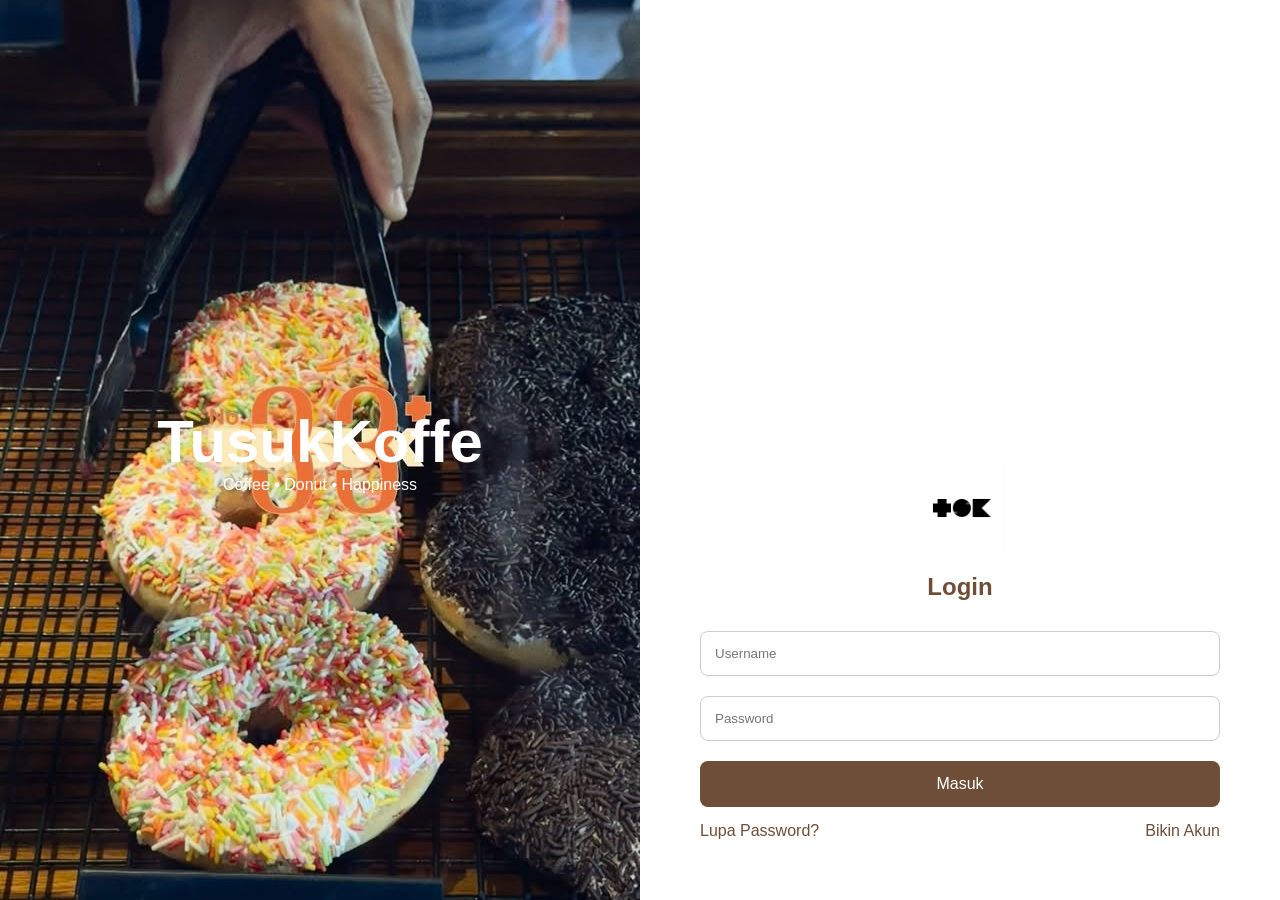
<file: index.html>
<!DOCTYPE html>
<html lang="id">
<head>
<meta charset="UTF-8">
<meta name="viewport" content="width=device-width, initial-scale=1.0">
<title>TusukKoffe Login</title>
<link rel="stylesheet" href="style.css">
</head>
<body>

<div class="login-container">

<div class="login-image">

<div class="overlay">
<h1>TusukKoffe</h1>
<p>Coffee • Donut • Happiness</p>
</div>

</div>

<div class="login-form">

<img src="logo.jpeg" class="logo">

<h2>Login</h2>

<input type="text" placeholder="Username">

<input type="password" placeholder="Password">

<a href="home.html" class="btn">Masuk</a>

<div class="links">
<a href="forgot.html">Lupa Password?</a>
<a href="register.html">Bikin Akun</a>
</div>

</div>

</div>

</body>
</html>
</file>
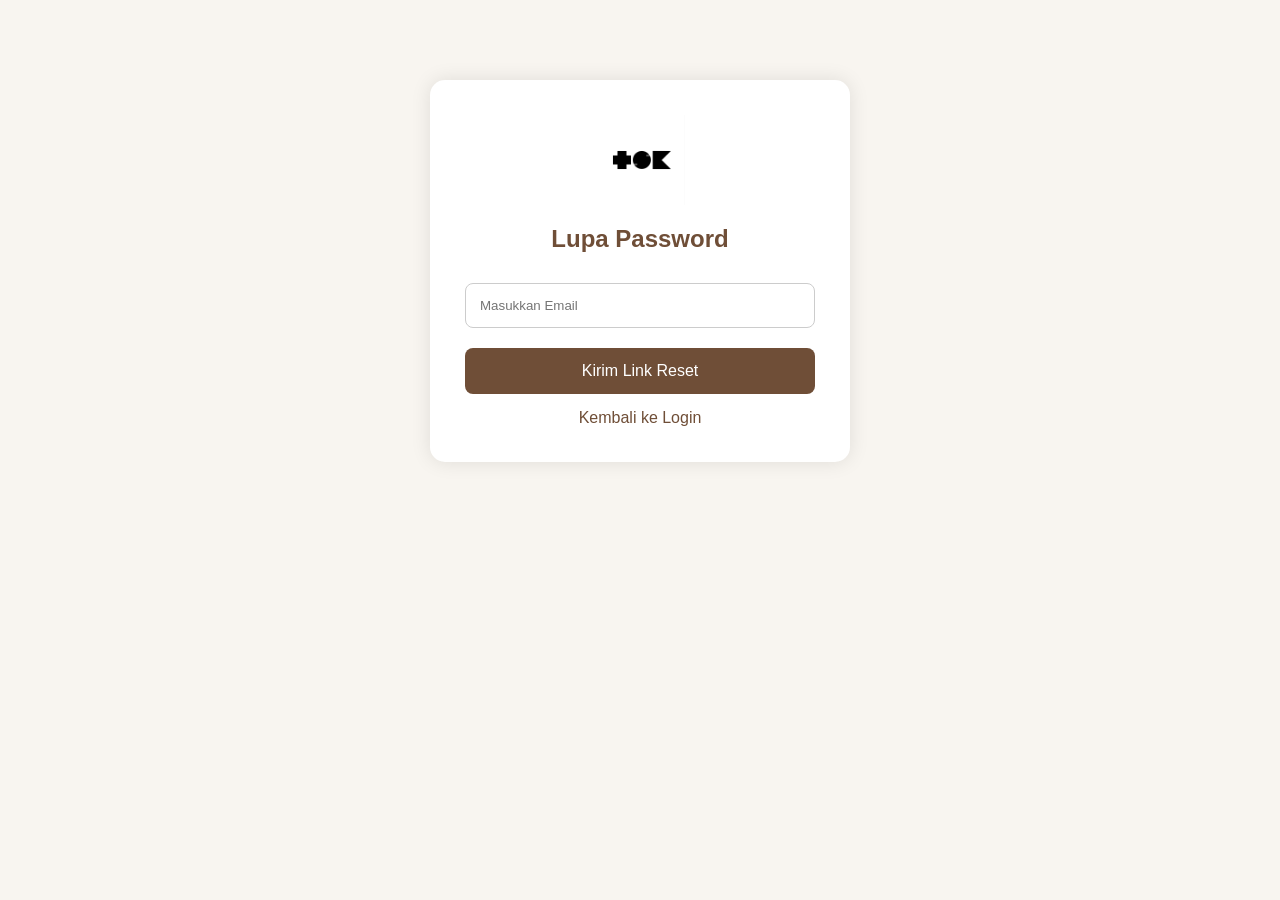
<file: forgot.html>
<!DOCTYPE html>
<html lang="id">
<head>
<meta charset="UTF-8">
<meta name="viewport" content="width=device-width, initial-scale=1.0">
<title>Lupa Password</title>
<link rel="stylesheet" href="style.css">
</head>
<body>

<div class="form-page">

<img src="logo.jpeg" class="logo">

<h2>Lupa Password</h2>

<input type="email" placeholder="Masukkan Email">

<a href="login.html" class="btn">
Kirim Link Reset
</a>

<a href="login.html" class="back">
Kembali ke Login
</a>

</div>

</body>
</html>
</file>
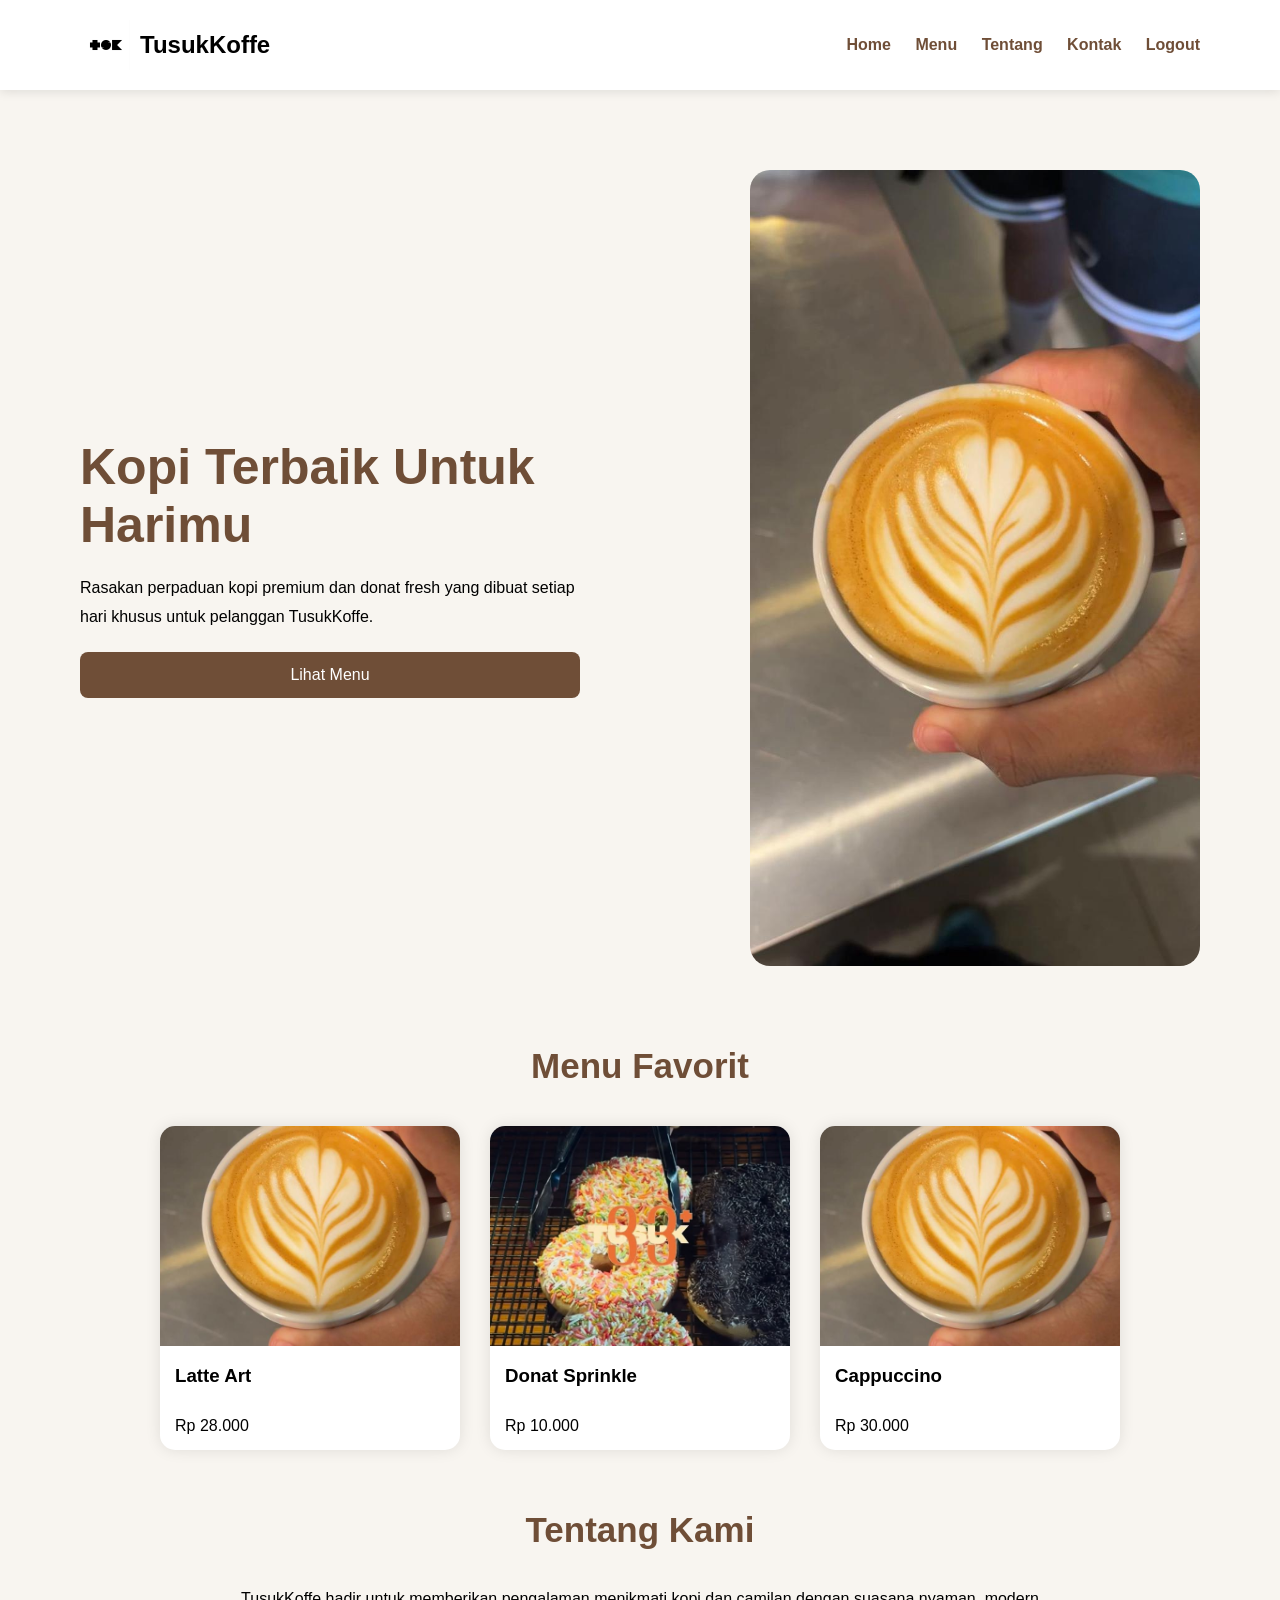
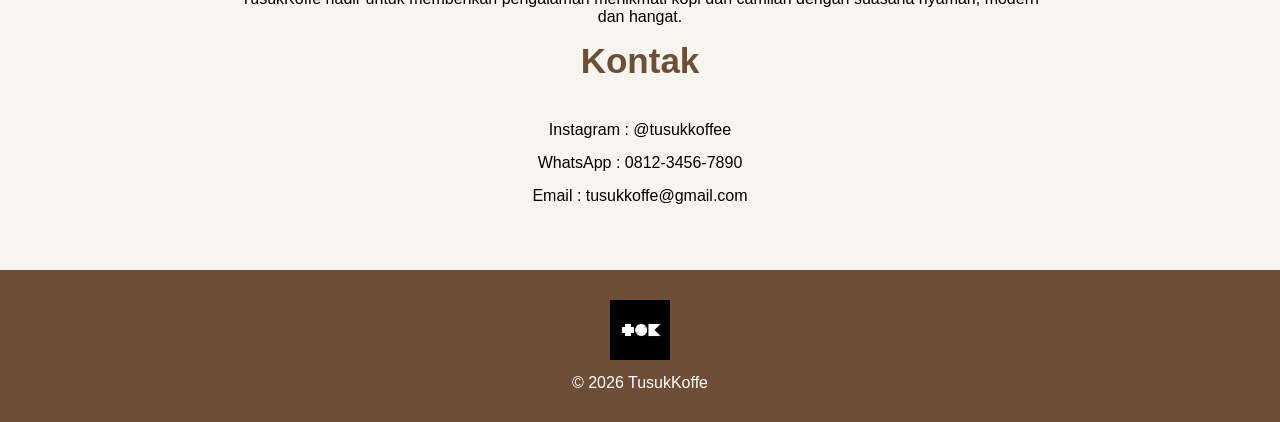
<file: home.html>
<!DOCTYPE html>
<html lang="id">
<head>
<meta charset="UTF-8">
<meta name="viewport" content="width=device-width, initial-scale=1.0">
<title>TusukKoffe</title>
<link rel="stylesheet" href="style.css">
</head>
<body>

<header>

<div class="brand">

<img src="logo.jpeg" class="nav-logo">

<h2>TusukKoffe</h2>

</div>

<nav>

<a href="#">Home</a>
<a href="#menu">Menu</a>
<a href="#about">Tentang</a>
<a href="#contact">Kontak</a>
<a href="login.html">Logout</a>

</nav>

</header>

<section class="hero">

<div class="hero-text">

<h1>Kopi Terbaik Untuk Harimu</h1>

<p>
Rasakan perpaduan kopi premium dan donat fresh
yang dibuat setiap hari khusus untuk pelanggan
TusukKoffe.
</p>

<a href="#menu" class="btn">
Lihat Menu
</a>

</div>

<img src="kopi.jpeg">

</section>

<section id="menu">

<h2 class="title">Menu Favorit</h2>

<div class="cards">

<div class="card">
<img src="kopi.jpeg">
<h3>Latte Art</h3>
<p>Rp 28.000</p>
</div>

<div class="card">
<img src="donat.jpg">
<h3>Donat Sprinkle</h3>
<p>Rp 10.000</p>
</div>

<div class="card">
<img src="kopi.jpeg">
<h3>Cappuccino</h3>
<p>Rp 30.000</p>
</div>

</div>

</section>

<section id="about">

<h2 class="title">Tentang Kami</h2>

<p class="about">
TusukKoffe hadir untuk memberikan pengalaman menikmati
kopi dan camilan dengan suasana nyaman, modern dan hangat.
</p>

</section>

<section id="contact">

<h2 class="title">Kontak</h2>

<p class="contact">Instagram : @tusukkoffee</p>
<p class="contact">WhatsApp : 0812-3456-7890</p>
<p class="contact">Email : tusukkoffe@gmail.com</p>

</section>

<footer>

<img src="logo.jpeg" class="footer-logo">

<p>© 2026 TusukKoffe</p>

</footer>

</body>
</html>
</file>
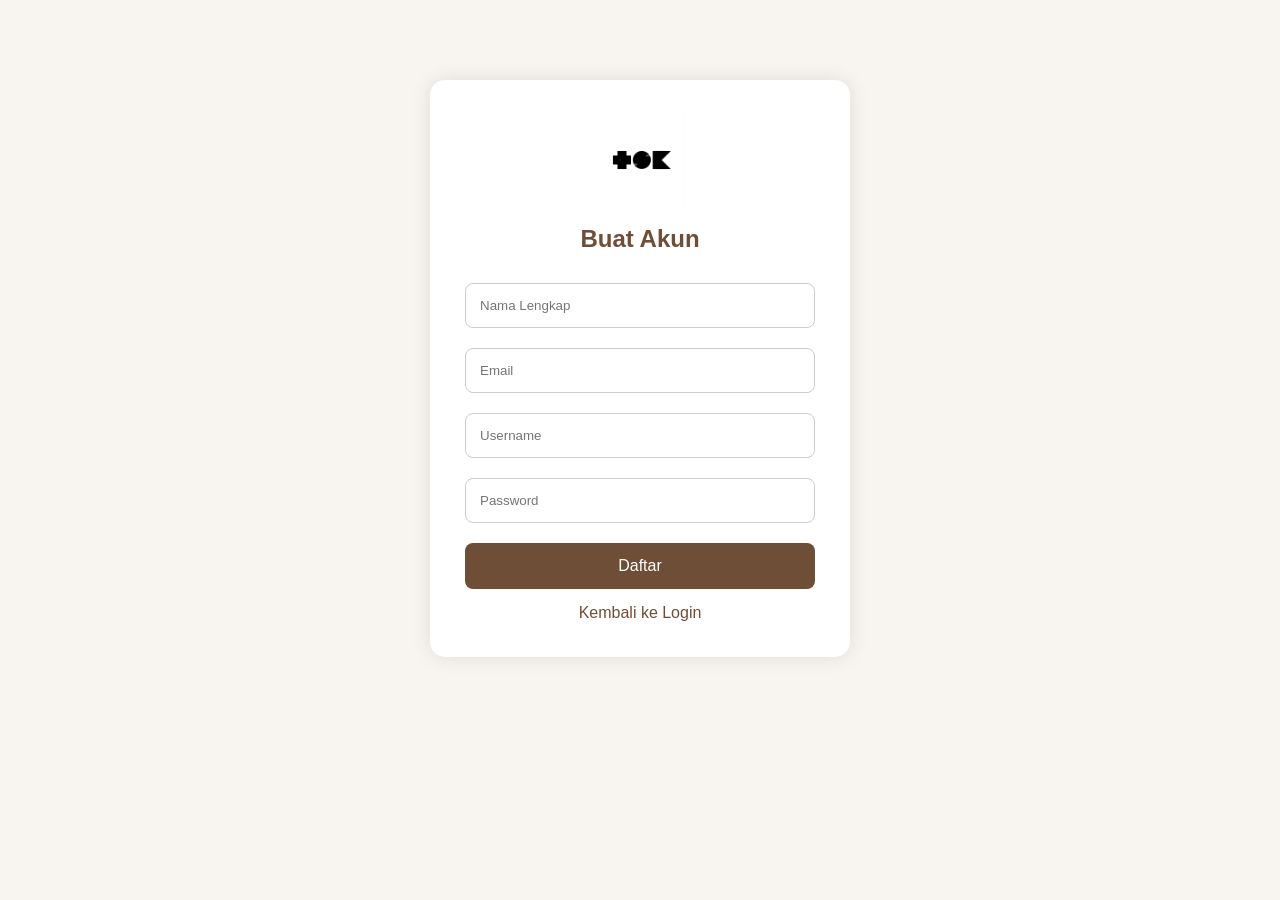
<file: register.html>
<!DOCTYPE html>
<html lang="id">
<head>
<meta charset="UTF-8">
<meta name="viewport" content="width=device-width, initial-scale=1.0">
<title>Daftar Akun</title>
<link rel="stylesheet" href="style.css">
</head>
<body>

<div class="form-page">

<img src="logo.jpeg" class="logo">

<h2>Buat Akun</h2>

<input type="text" placeholder="Nama Lengkap">

<input type="email" placeholder="Email">

<input type="text" placeholder="Username">

<input type="password" placeholder="Password">

<a href="login.html" class="btn">
Daftar
</a>

<a href="login.html" class="back">
Kembali ke Login
</a>

</div>

</body>
</html>
</file>
<file: style.css>
*{
margin:0;
padding:0;
box-sizing:border-box;
font-family:Segoe UI,sans-serif;
}

body{
background:#f8f5f0;
}

.logo{
width:90px;
display:block;
margin:auto;
margin-bottom:20px;
}

.login-container{
display:flex;
height:100vh;
}

.login-image{
width:50%;
background:url("donat.jpg");
background-size:cover;
background-position:center;
display:flex;
justify-content:center;
align-items:center;
}

.overlay{
text-align:center;
color:white;
}

.overlay h1{
font-size:60px;
}

.login-form{
width:50%;
display:flex;
flex-direction:column;
justify-content:center;
padding:60px;
background:white;
}

.login-form h2{
text-align:center;
color:#6f4e37;
margin-bottom:20px;
}

input{
width:100%;
padding:14px;
margin:10px 0;
border:1px solid #ccc;
border-radius:8px;
}

.btn{
display:block;
text-align:center;
background:#6f4e37;
color:white;
text-decoration:none;
padding:14px;
border-radius:8px;
margin-top:10px;
}

.links{
display:flex;
justify-content:space-between;
margin-top:15px;
}

.links a{
color:#6f4e37;
text-decoration:none;
}

.form-page{
width:420px;
background:white;
padding:35px;
margin:80px auto;
border-radius:15px;
box-shadow:0 0 20px rgba(0,0,0,.1);
}

.form-page h2{
text-align:center;
margin-bottom:20px;
color:#6f4e37;
}

.back{
display:block;
text-align:center;
margin-top:15px;
color:#6f4e37;
text-decoration:none;
}

header{
background:white;
padding:20px 80px;
display:flex;
justify-content:space-between;
align-items:center;
box-shadow:0 2px 10px rgba(0,0,0,.1);
}

.brand{
display:flex;
align-items:center;
gap:10px;
}

.nav-logo{
width:50px;
}

nav a{
margin-left:20px;
text-decoration:none;
color:#6f4e37;
font-weight:600;
}

.hero{
display:flex;
align-items:center;
justify-content:space-between;
padding:80px;
}

.hero img{
width:450px;
border-radius:20px;
}

.hero-text{
max-width:500px;
}

.hero-text h1{
font-size:50px;
color:#6f4e37;
margin-bottom:20px;
}

.hero-text p{
line-height:1.8;
margin-bottom:20px;
}

.title{
text-align:center;
font-size:35px;
margin-bottom:40px;
color:#6f4e37;
}

.cards{
display:flex;
justify-content:center;
gap:30px;
flex-wrap:wrap;
padding-bottom:60px;
}

.card{
width:300px;
background:white;
border-radius:15px;
overflow:hidden;
box-shadow:0 0 15px rgba(0,0,0,.1);
}

.card img{
width:100%;
height:220px;
object-fit:cover;
}

.card h3,
.card p{
padding:15px;
}

.about,
.contact{
text-align:center;
max-width:800px;
margin:auto;
padding-bottom:15px;
}

footer{
background:#6f4e37;
padding:30px;
text-align:center;
color:white;
margin-top:50px;
}

.footer-logo{
width:60px;
margin-bottom:10px;
filter:invert(1);
}
</file>
